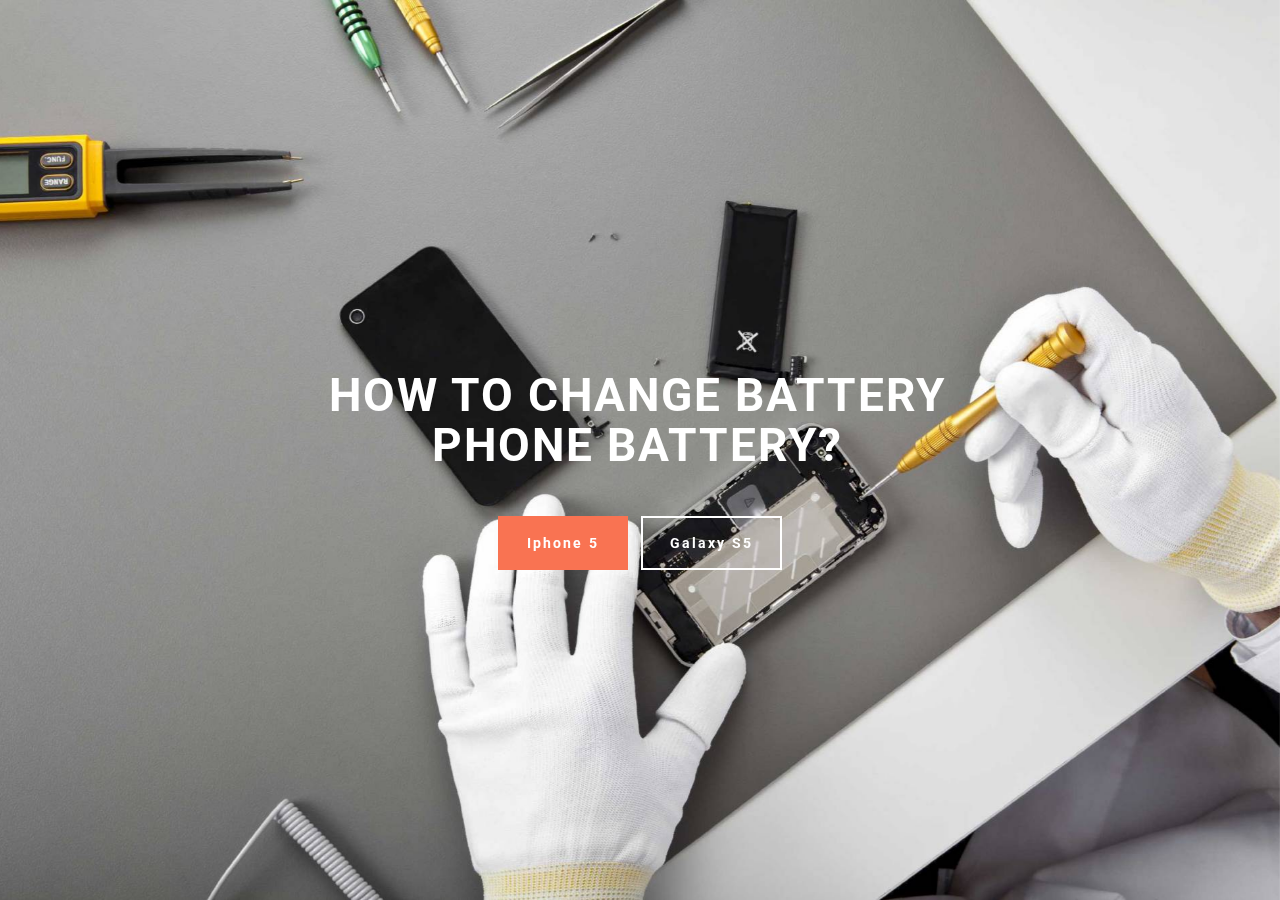
<file: index.html>
<!DOCTYPE html>
<html >
<head>
  <!-- Site made with Mobirise Website Builder v4.5.2, https://mobirise.com -->
  <meta charset="UTF-8">
  <meta http-equiv="X-UA-Compatible" content="IE=edge">
  <meta name="generator" content="Mobirise v4.5.2, mobirise.com">
  <meta name="viewport" content="width=device-width, initial-scale=1, minimum-scale=1">
  <link rel="shortcut icon" href="assets/images/logo.png" type="image/x-icon">
  <meta name="description" content="">
  <title>Home</title>
  <link rel="stylesheet" href="https://fonts.googleapis.com/css?family=Roboto:700,400&subset=cyrillic,latin,greek,vietnamese">
  <link rel="stylesheet" href="assets/bootstrap/css/bootstrap.min.css">
  <link rel="stylesheet" href="assets/animate.css/animate.min.css">
  <link rel="stylesheet" href="assets/mobirise/css/style.css">
  <link rel="stylesheet" href="assets/mobirise/css/mbr-additional.css" type="text/css">
  
  
  
</head>
<body>
<section class="mbr-box mbr-section mbr-section--relative mbr-section--fixed-size mbr-section--full-height mbr-section--bg-adapted mbr-parallax-background" id="header4-0" data-rv-view="142" style="background-image: url(assets/images/e3ba24e54a1a1c7085d9b3b54abc4676-2000x1332.jpg);">
    <div class="mbr-box__magnet mbr-box__magnet--sm-padding mbr-box__magnet--center-center">
        
        <div class="mbr-box__container mbr-section__container container">
            <div class="mbr-box mbr-box--stretched"><div class="mbr-box__magnet mbr-box__magnet--center-center">
                <div class="row"><div class=" col-sm-8 col-sm-offset-2">
                    <div class="mbr-hero animated fadeInUp">
                        <h1 class="mbr-hero__text">
<div><br></div><div>HOW TO CHANGE BATTERY PHONE BATTERY?</div></h1>
                        <p class="mbr-hero__subtext"></p>
                    </div>
                    <div class="mbr-buttons btn-inverse mbr-buttons--center"><a class="mbr-buttons__btn btn btn-lg btn-danger animated fadeInUp delay" href="page1.html">Iphone 5</a> <a class="mbr-buttons__btn btn btn-lg btn-default animated fadeInUp delay" href="page2.html">Galaxy S5</a></div>
                </div></div>
            </div></div>
        </div>
        
    </div>
</section>


  <section class="engine"><a href="https://mobirise.co/k">bootstrap template</a></section><script src="assets/web/assets/jquery/jquery.min.js"></script>
  <script src="assets/bootstrap/js/bootstrap.min.js"></script>
  <script src="assets/smooth-scroll/smooth-scroll.js"></script>
  <script src="assets/jarallax/jarallax.js"></script>
  <script src="assets/mobirise/js/script.js"></script>
  
  
</body>
</html>
</file>
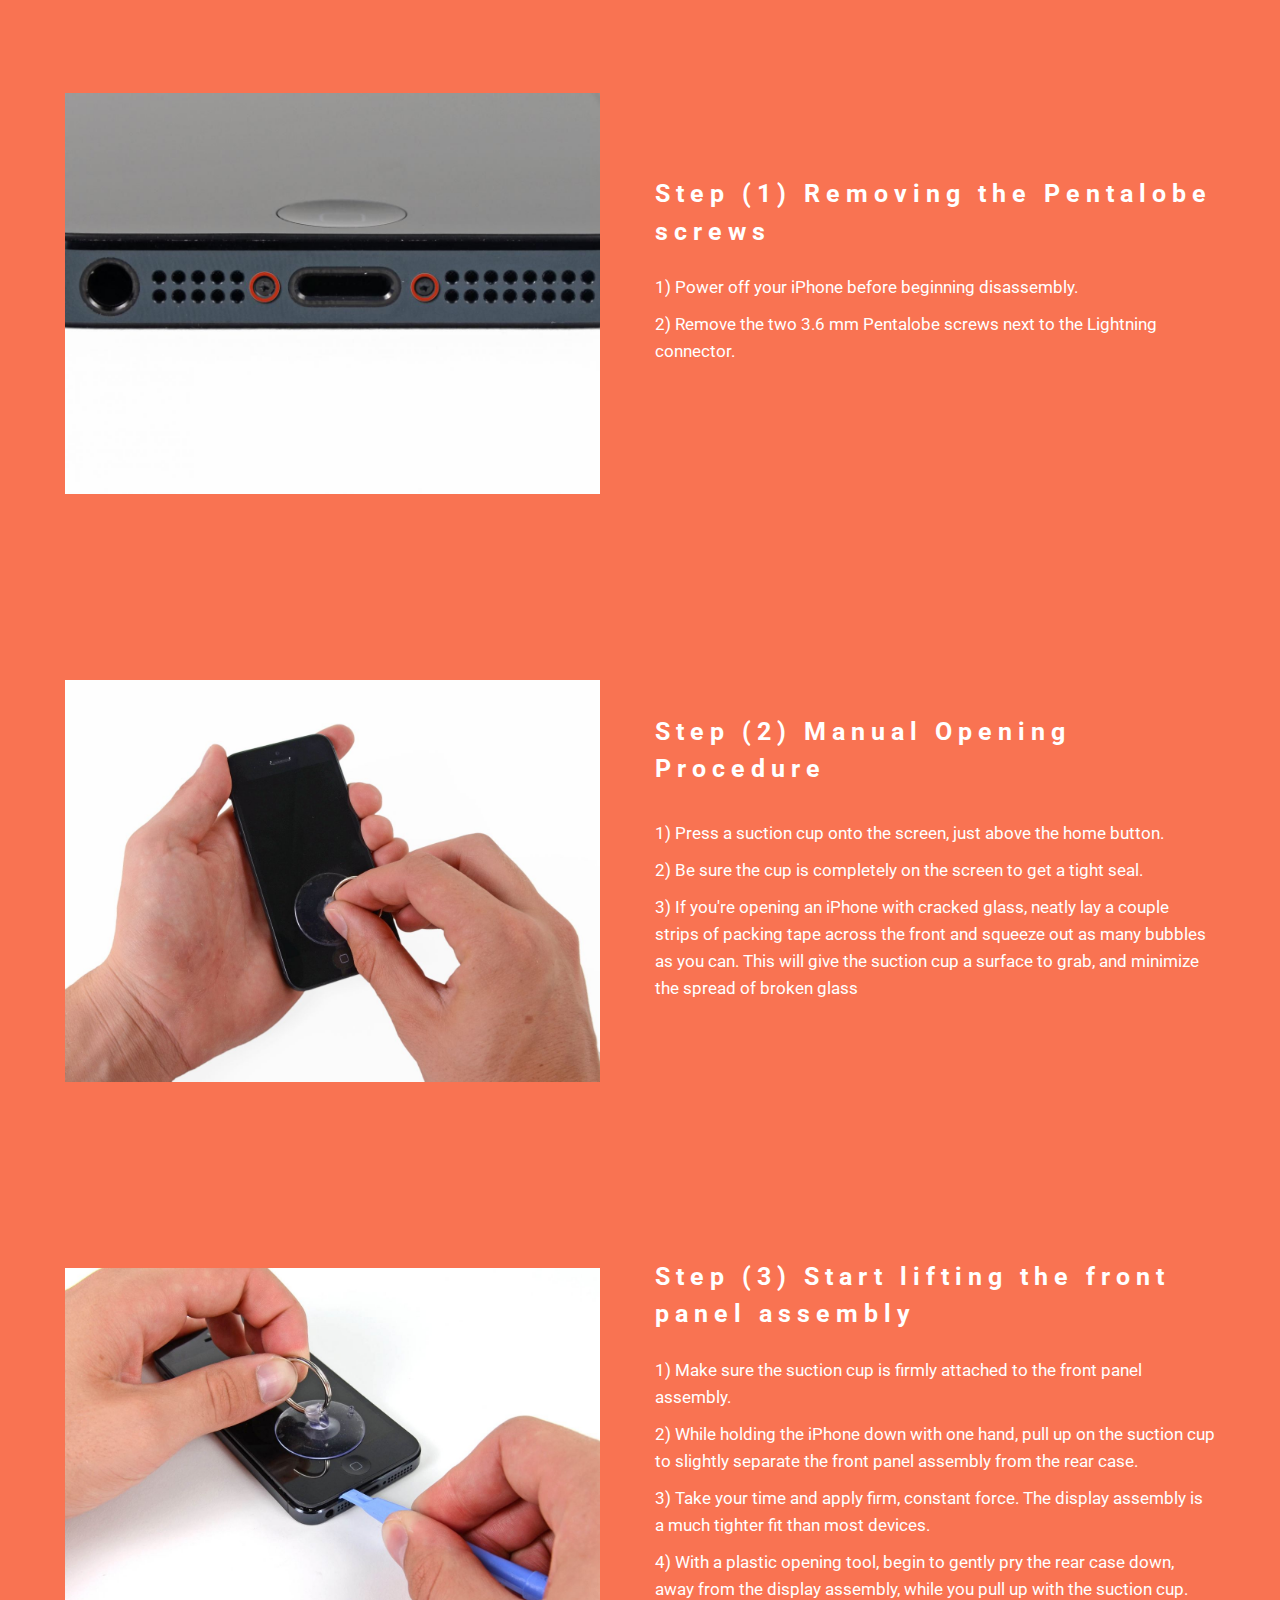
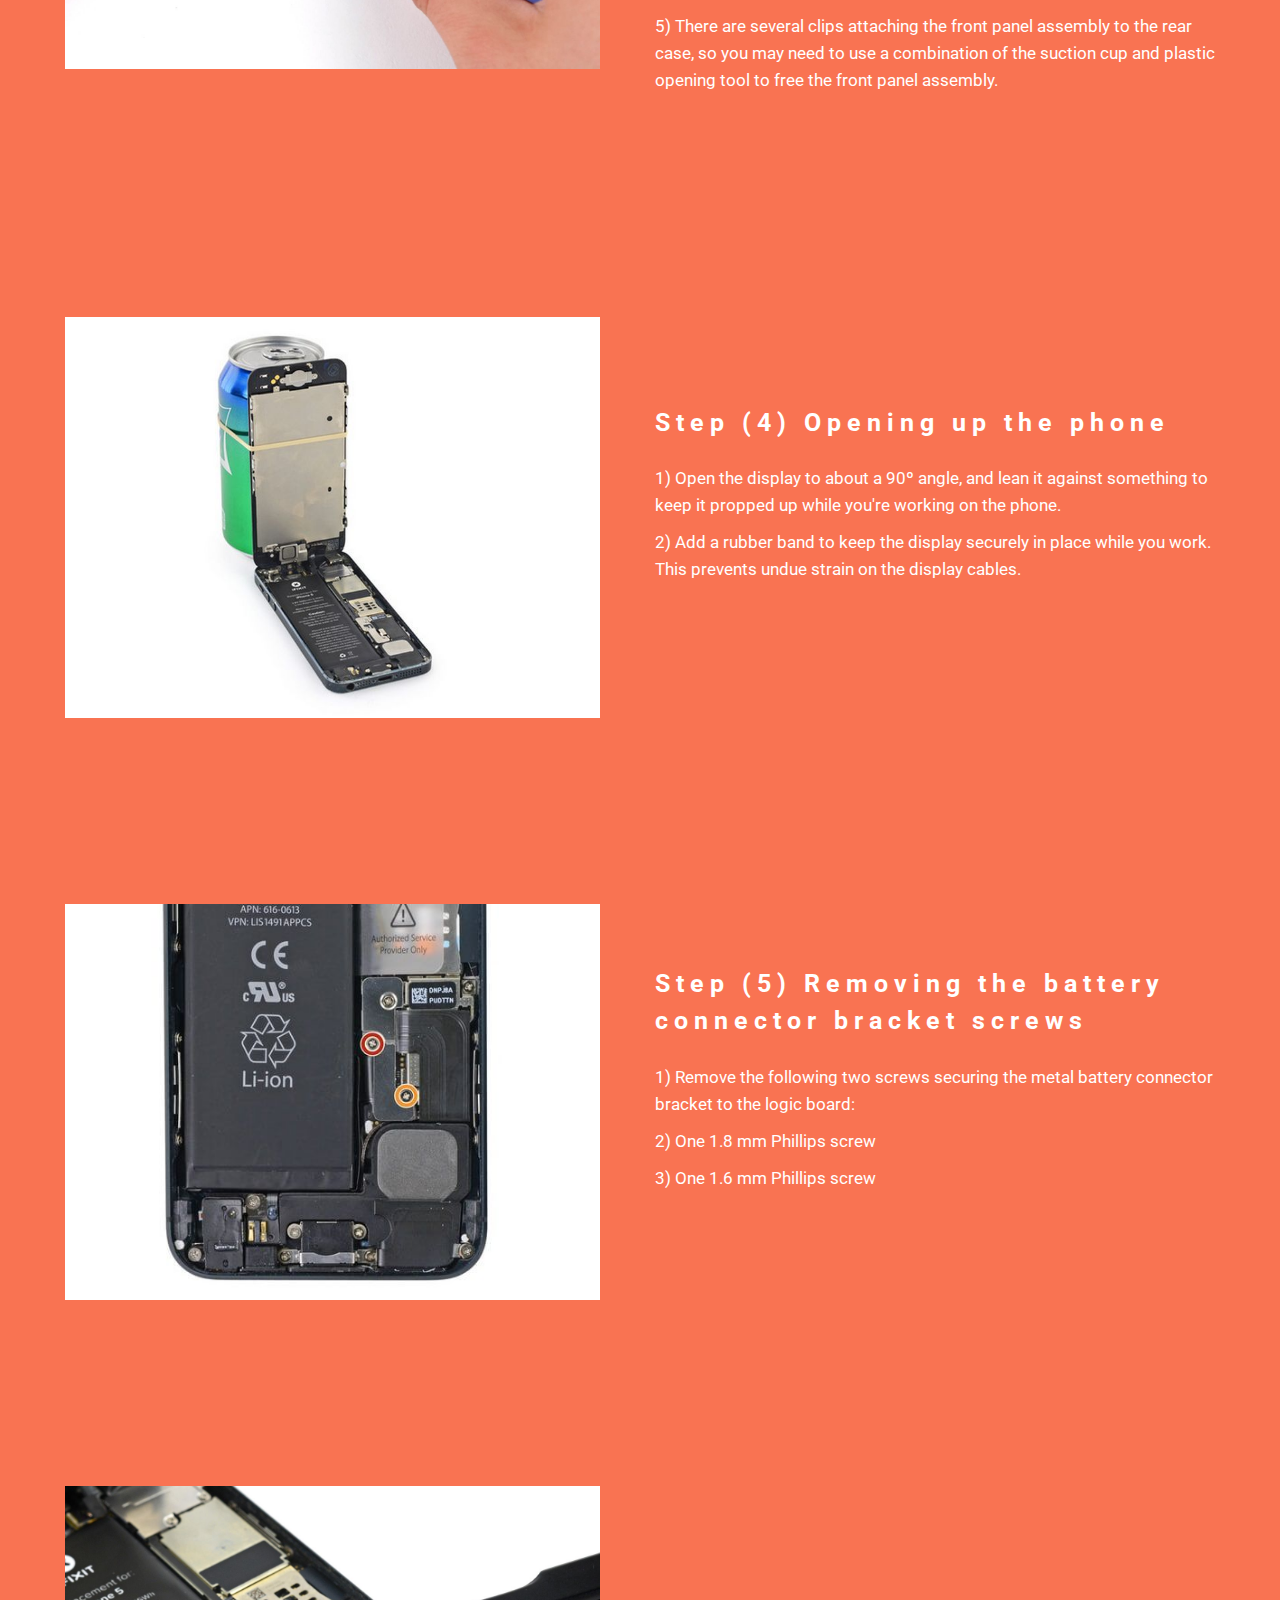
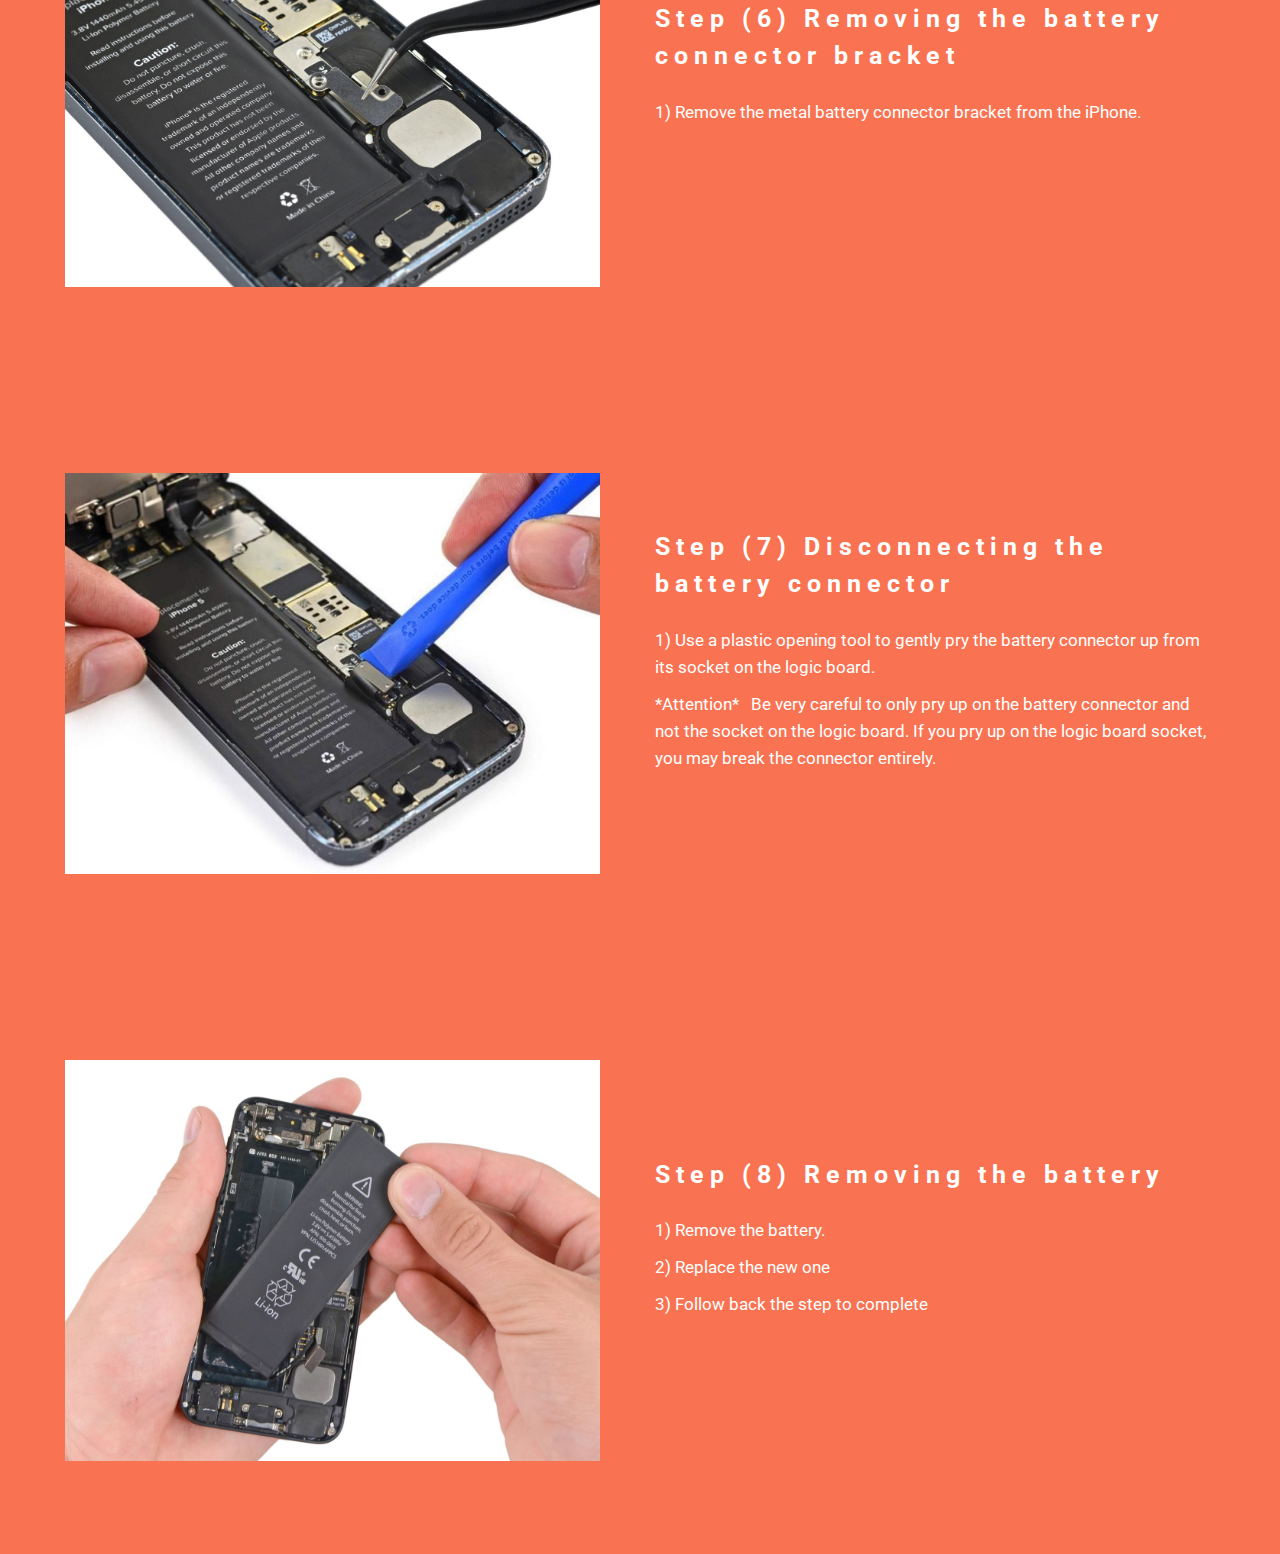
<file: page1.html>
<!DOCTYPE html>
<html >
<head>
  <!-- Site made with Mobirise Website Builder v4.5.2, https://mobirise.com -->
  <meta charset="UTF-8">
  <meta http-equiv="X-UA-Compatible" content="IE=edge">
  <meta name="generator" content="Mobirise v4.5.2, mobirise.com">
  <meta name="viewport" content="width=device-width, initial-scale=1, minimum-scale=1">
  <link rel="shortcut icon" href="assets/images/logo.png" type="image/x-icon">
  <meta name="description" content="Website Builder Description">
  <title>Iphone 5</title>
  <link rel="stylesheet" href="https://fonts.googleapis.com/css?family=Roboto:700,400&subset=cyrillic,latin,greek,vietnamese">
  <link rel="stylesheet" href="assets/bootstrap/css/bootstrap.min.css">
  <link rel="stylesheet" href="assets/mobirise/css/style.css">
  <link rel="stylesheet" href="assets/mobirise/css/mbr-additional.css" type="text/css">
  
  
  
</head>
<body>
<section class="mbr-section mbr-section--relative" id="msg-box4-5" data-rv-view="182" style="background-color: rgb(249, 115, 82);">
    
    <div class="mbr-section__container mbr-section__container--isolated container" style="padding-top: 93px; padding-bottom: 93px;">
        <div class="row">
            <div class="mbr-box mbr-box--fixed mbr-box--adapted">
                <div class="mbr-box__magnet mbr-box__magnet--top-right mbr-section__left col-sm-6 image-size" style="width: 50%;">
                    <figure class="mbr-figure mbr-figure--adapted mbr-figure--caption-inside-bottom mbr-figure--full-width"><img src="assets/images/image-67384-102554-1200x900.jpg" class="mbr-figure__img"></figure>
                </div>
                <div class="mbr-box__magnet mbr-class-mbr-box__magnet--center-left col-sm-6 content-size mbr-section__right">
                    <div class="mbr-section__container mbr-section__container--middle">
                        <div class="mbr-header mbr-header--auto-align mbr-header--wysiwyg">
                            <h3 class="mbr-header__text">Step (1) Removing the Pentalobe screws</h3>
                            
                        </div>
                    </div>
                    <div class="mbr-section__container mbr-section__container--middle">
                        <div class="mbr-article mbr-article--auto-align mbr-article--wysiwyg"><p>1) Power off your iPhone before beginning disassembly.
</p><p>2) Remove the two 3.6 mm Pentalobe screws next to the Lightning connector.<br></p></div>
                    </div>
                    
                </div>
                
            </div>
        </div>
    </div>
</section>

<section class="engine"><a href="https://mobirise.co/h">how to make a website</a></section><section class="mbr-section mbr-section--relative" id="msg-box4-6" data-rv-view="185" style="background-color: rgb(249, 115, 82);">
    
    <div class="mbr-section__container mbr-section__container--isolated container" style="padding-top: 93px; padding-bottom: 93px;">
        <div class="row">
            <div class="mbr-box mbr-box--fixed mbr-box--adapted">
                <div class="mbr-box__magnet mbr-box__magnet--top-right mbr-section__left col-sm-6 image-size" style="width: 50%;">
                    <figure class="mbr-figure mbr-figure--adapted mbr-figure--caption-inside-bottom mbr-figure--full-width"><img src="assets/images/51-1400x1050.jpg" class="mbr-figure__img"></figure>
                </div>
                <div class="mbr-box__magnet mbr-class-mbr-box__magnet--center-left col-sm-6 content-size mbr-section__right">
                    <div class="mbr-section__container mbr-section__container--middle">
                        <div class="mbr-header mbr-header--auto-align mbr-header--wysiwyg">
                            <h3 class="mbr-header__text">Step (2) Manual Opening Procedure</h3>
                            <p class="mbr-header__subtext"></p>
                        </div>
                    </div>
                    <div class="mbr-section__container mbr-section__container--middle">
                        <div class="mbr-article mbr-article--auto-align mbr-article--wysiwyg"><p>1) Press a suction cup onto the screen, just above the home button.
</p><p>
</p><p>2) Be sure the cup is completely on the screen to get a tight seal.
</p><p>
</p><p>3) If you're opening an iPhone with cracked glass, neatly lay a couple strips of packing tape across the front and squeeze out as many bubbles as you can. This will give the suction cup a surface to grab, and minimize the spread of broken glass</p></div>
                    </div>
                    
                </div>
                
            </div>
        </div>
    </div>
</section>

<section class="mbr-section mbr-section--relative" id="msg-box4-7" data-rv-view="188" style="background-color: rgb(249, 115, 82);">
    
    <div class="mbr-section__container mbr-section__container--isolated container" style="padding-top: 93px; padding-bottom: 93px;">
        <div class="row">
            <div class="mbr-box mbr-box--fixed mbr-box--adapted">
                <div class="mbr-box__magnet mbr-box__magnet--top-right mbr-section__left col-sm-6 image-size" style="width: 50%;">
                    <figure class="mbr-figure mbr-figure--adapted mbr-figure--caption-inside-bottom mbr-figure--full-width"><img src="assets/images/iphone-5-display-assembly-replacement-3-1400x1050.jpg" class="mbr-figure__img"></figure>
                </div>
                <div class="mbr-box__magnet mbr-class-mbr-box__magnet--center-left col-sm-6 content-size mbr-section__right">
                    <div class="mbr-section__container mbr-section__container--middle">
                        <div class="mbr-header mbr-header--auto-align mbr-header--wysiwyg">
                            <h3 class="mbr-header__text">Step (3) Start lifting the front panel assembly</h3>
                            
                        </div>
                    </div>
                    <div class="mbr-section__container mbr-section__container--middle">
                        <div class="mbr-article mbr-article--auto-align mbr-article--wysiwyg"><p>1) Make sure the suction cup is firmly attached to the front panel assembly.
</p><p>
</p><p>2) While holding the iPhone down with one hand, pull up on the suction cup to slightly separate the front panel assembly from the rear case.
</p><p>
</p><p>3) Take your time and apply firm, constant force. The display assembly is a much tighter fit than most devices.
</p><p>
</p><p>4) With a plastic opening tool, begin to gently pry the rear case down, away from the display assembly, while you pull up with the suction cup.
</p><p>
</p><p>5) There are several clips attaching the front panel assembly to the rear case, so you may need to use a combination of the suction cup and plastic opening tool to free the front panel assembly.</p></div>
                    </div>
                    
                </div>
                
            </div>
        </div>
    </div>
</section>

<section class="mbr-section mbr-section--relative" id="msg-box4-8" data-rv-view="191" style="background-color: rgb(249, 115, 82);">
    
    <div class="mbr-section__container mbr-section__container--isolated container" style="padding-top: 93px; padding-bottom: 93px;">
        <div class="row">
            <div class="mbr-box mbr-box--fixed mbr-box--adapted">
                <div class="mbr-box__magnet mbr-box__magnet--top-right mbr-section__left col-sm-6 image-size" style="width: 50%;">
                    <figure class="mbr-figure mbr-figure--adapted mbr-figure--caption-inside-bottom mbr-figure--full-width"><img src="assets/images/panel-5-2-800x600.jpg" class="mbr-figure__img"></figure>
                </div>
                <div class="mbr-box__magnet mbr-class-mbr-box__magnet--center-left col-sm-6 content-size mbr-section__right">
                    <div class="mbr-section__container mbr-section__container--middle">
                        <div class="mbr-header mbr-header--auto-align mbr-header--wysiwyg">
                            <h3 class="mbr-header__text">Step (4) Opening up the phone</h3>
                            
                        </div>
                    </div>
                    <div class="mbr-section__container mbr-section__container--middle">
                        <div class="mbr-article mbr-article--auto-align mbr-article--wysiwyg"><p>1) Open the display to about a 90º angle, and lean it against something to keep it propped up while you're working on the phone.</p><p>2) Add a rubber band to keep the display securely in place while you work. This prevents undue strain on the display cables.</p></div>
                    </div>
                    
                </div>
                
            </div>
        </div>
    </div>
</section>

<section class="mbr-section mbr-section--relative" id="msg-box4-9" data-rv-view="194" style="background-color: rgb(249, 115, 82);">
    
    <div class="mbr-section__container mbr-section__container--isolated container" style="padding-top: 93px; padding-bottom: 93px;">
        <div class="row">
            <div class="mbr-box mbr-box--fixed mbr-box--adapted">
                <div class="mbr-box__magnet mbr-box__magnet--top-right mbr-section__left col-sm-6 image-size" style="width: 50%;">
                    <figure class="mbr-figure mbr-figure--adapted mbr-figure--caption-inside-bottom mbr-figure--full-width"><img src="assets/images/manual-2-592x438.jpg" class="mbr-figure__img"></figure>
                </div>
                <div class="mbr-box__magnet mbr-class-mbr-box__magnet--center-left col-sm-6 content-size mbr-section__right">
                    <div class="mbr-section__container mbr-section__container--middle">
                        <div class="mbr-header mbr-header--auto-align mbr-header--wysiwyg">
                            <h3 class="mbr-header__text">Step (5) Removing the battery connector bracket screws</h3>
                            
                        </div>
                    </div>
                    <div class="mbr-section__container mbr-section__container--middle">
                        <div class="mbr-article mbr-article--auto-align mbr-article--wysiwyg"><p>1) Remove the following two screws securing the metal battery connector bracket to the logic board:
</p><p>
</p><p>2) One 1.8 mm Phillips screw
</p><p>
</p><p>3) One 1.6 mm Phillips screw</p></div>
                    </div>
                    
                </div>
                
            </div>
        </div>
    </div>
</section>

<section class="mbr-section mbr-section--relative" id="msg-box4-a" data-rv-view="197" style="background-color: rgb(249, 115, 82);">
    
    <div class="mbr-section__container mbr-section__container--isolated container" style="padding-top: 93px; padding-bottom: 93px;">
        <div class="row">
            <div class="mbr-box mbr-box--fixed mbr-box--adapted">
                <div class="mbr-box__magnet mbr-box__magnet--top-right mbr-section__left col-sm-6 image-size" style="width: 50%;">
                    <figure class="mbr-figure mbr-figure--adapted mbr-figure--caption-inside-bottom mbr-figure--full-width"><img src="assets/images/iphone-5-korpus-3-1400x1050.jpg" class="mbr-figure__img"></figure>
                </div>
                <div class="mbr-box__magnet mbr-class-mbr-box__magnet--center-left col-sm-6 content-size mbr-section__right">
                    <div class="mbr-section__container mbr-section__container--middle">
                        <div class="mbr-header mbr-header--auto-align mbr-header--wysiwyg">
                            <h3 class="mbr-header__text">Step (6) Removing the battery connector bracket</h3>
                            
                        </div>
                    </div>
                    <div class="mbr-section__container mbr-section__container--middle">
                        <div class="mbr-article mbr-article--auto-align mbr-article--wysiwyg"><p>1) Remove the metal battery connector bracket from the iPhone.</p></div>
                    </div>
                    
                </div>
                
            </div>
        </div>
    </div>
</section>

<section class="mbr-section mbr-section--relative" id="msg-box4-b" data-rv-view="200" style="background-color: rgb(249, 115, 82);">
    
    <div class="mbr-section__container mbr-section__container--isolated container" style="padding-top: 93px; padding-bottom: 93px;">
        <div class="row">
            <div class="mbr-box mbr-box--fixed mbr-box--adapted">
                <div class="mbr-box__magnet mbr-box__magnet--top-right mbr-section__left col-sm-6 image-size" style="width: 50%;">
                    <figure class="mbr-figure mbr-figure--adapted mbr-figure--caption-inside-bottom mbr-figure--full-width"><img src="assets/images/12-1024x768.jpg" class="mbr-figure__img"></figure>
                </div>
                <div class="mbr-box__magnet mbr-class-mbr-box__magnet--center-left col-sm-6 content-size mbr-section__right">
                    <div class="mbr-section__container mbr-section__container--middle">
                        <div class="mbr-header mbr-header--auto-align mbr-header--wysiwyg">
                            <h3 class="mbr-header__text">Step (7) Disconnecting the battery connector</h3>
                            
                        </div>
                    </div>
                    <div class="mbr-section__container mbr-section__container--middle">
                        <div class="mbr-article mbr-article--auto-align mbr-article--wysiwyg"><p>1) Use a plastic opening tool to gently pry the battery connector up from its socket on the logic board.
</p><p>
</p><p>*Attention* &nbsp; Be very careful to only pry up on the battery connector and not the socket on the logic board. If you pry up on the logic board socket, you may break the connector entirely.</p></div>
                    </div>
                    
                </div>
                
            </div>
        </div>
    </div>
</section>

<section class="mbr-section mbr-section--relative" id="msg-box4-c" data-rv-view="203" style="background-color: rgb(249, 115, 82);">
    
    <div class="mbr-section__container mbr-section__container--isolated container" style="padding-top: 93px; padding-bottom: 93px;">
        <div class="row">
            <div class="mbr-box mbr-box--fixed mbr-box--adapted">
                <div class="mbr-box__magnet mbr-box__magnet--top-right mbr-section__left col-sm-6 image-size" style="width: 50%;">
                    <figure class="mbr-figure mbr-figure--adapted mbr-figure--caption-inside-bottom mbr-figure--full-width"><img src="assets/images/maxresdefault-1400x1049.jpg" class="mbr-figure__img"></figure>
                </div>
                <div class="mbr-box__magnet mbr-class-mbr-box__magnet--center-left col-sm-6 content-size mbr-section__right">
                    <div class="mbr-section__container mbr-section__container--middle">
                        <div class="mbr-header mbr-header--auto-align mbr-header--wysiwyg">
                            <h3 class="mbr-header__text">Step (8) Removing the battery</h3>
                            
                        </div>
                    </div>
                    <div class="mbr-section__container mbr-section__container--middle">
                        <div class="mbr-article mbr-article--auto-align mbr-article--wysiwyg"><p>1) Remove the battery.</p><p>2) Replace the new one</p><p>3) Follow back the step to complete</p></div>
                    </div>
                    
                </div>
                
            </div>
        </div>
    </div>
</section>


  <script src="assets/web/assets/jquery/jquery.min.js"></script>
  <script src="assets/bootstrap/js/bootstrap.min.js"></script>
  <script src="assets/smooth-scroll/smooth-scroll.js"></script>
  <script src="assets/mobirise/js/script.js"></script>
  
  
</body>
</html>
</file>
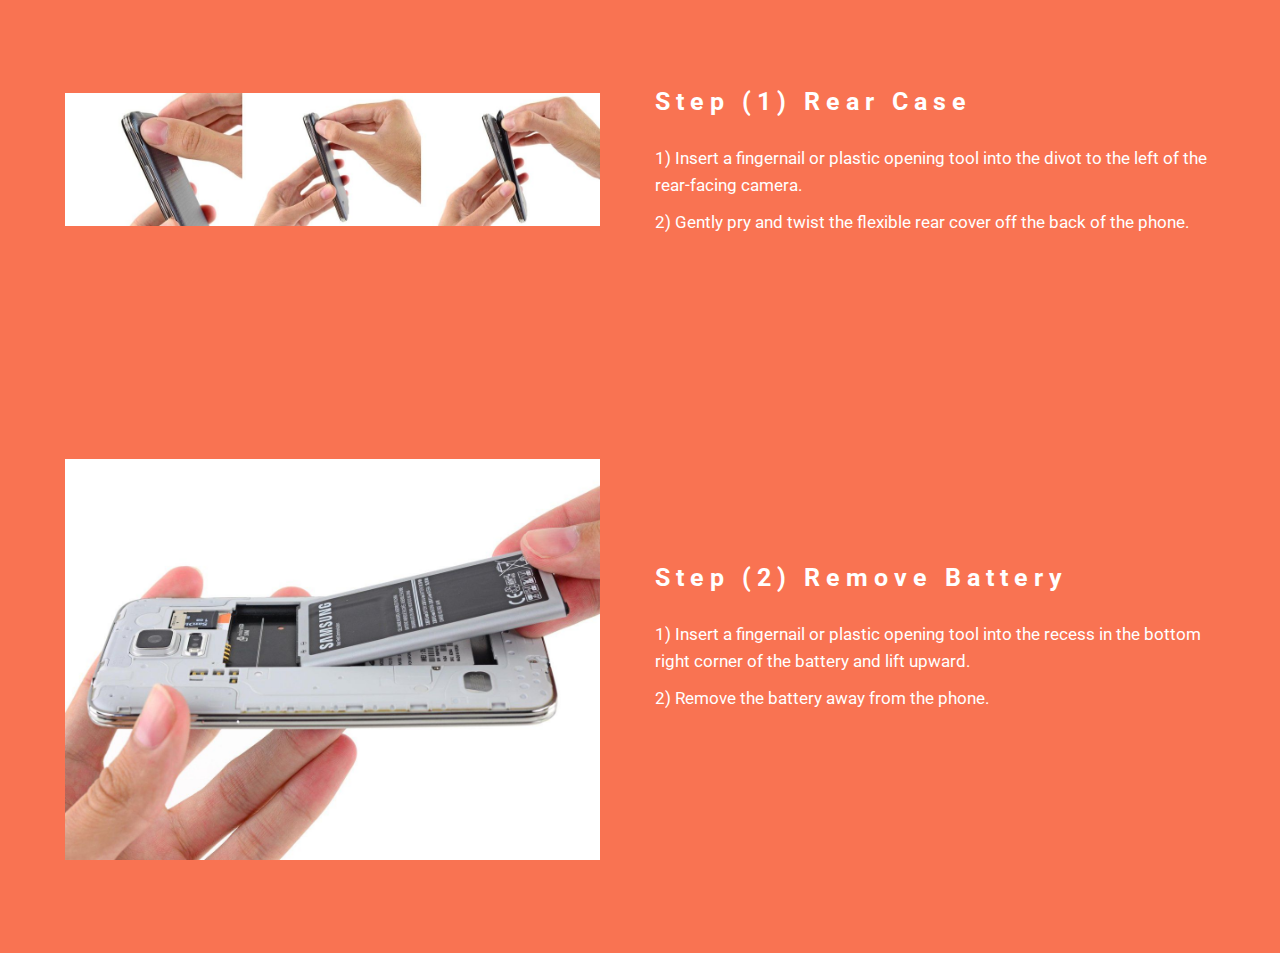
<file: page2.html>
<!DOCTYPE html>
<html >
<head>
  <!-- Site made with Mobirise Website Builder v4.5.2, https://mobirise.com -->
  <meta charset="UTF-8">
  <meta http-equiv="X-UA-Compatible" content="IE=edge">
  <meta name="generator" content="Mobirise v4.5.2, mobirise.com">
  <meta name="viewport" content="width=device-width, initial-scale=1, minimum-scale=1">
  <link rel="shortcut icon" href="assets/images/logo.png" type="image/x-icon">
  <meta name="description" content="Web Page Generator Description">
  <title>Galaxy S5</title>
  <link rel="stylesheet" href="https://fonts.googleapis.com/css?family=Roboto:700,400&subset=cyrillic,latin,greek,vietnamese">
  <link rel="stylesheet" href="assets/bootstrap/css/bootstrap.min.css">
  <link rel="stylesheet" href="assets/mobirise/css/style.css">
  <link rel="stylesheet" href="assets/mobirise/css/mbr-additional.css" type="text/css">
  
  
  
</head>
<body>
<section class="mbr-section mbr-section--relative" id="msg-box4-d" data-rv-view="206" style="background-color: rgb(249, 115, 82);">
    
    <div class="mbr-section__container mbr-section__container--isolated container" style="padding-top: 93px; padding-bottom: 93px;">
        <div class="row">
            <div class="mbr-box mbr-box--fixed mbr-box--adapted">
                <div class="mbr-box__magnet mbr-box__magnet--top-right mbr-section__left col-sm-6 image-size" style="width: 50%;">
                    <figure class="mbr-figure mbr-figure--adapted mbr-figure--caption-inside-bottom mbr-figure--full-width"><img src="assets/images/sim-11-1280x318.jpg" class="mbr-figure__img"></figure>
                </div>
                <div class="mbr-box__magnet mbr-class-mbr-box__magnet--center-left col-sm-6 content-size mbr-section__right">
                    <div class="mbr-section__container mbr-section__container--middle">
                        <div class="mbr-header mbr-header--auto-align mbr-header--wysiwyg">
                            <h3 class="mbr-header__text">Step (1) Rear Case</h3>
                            
                        </div>
                    </div>
                    <div class="mbr-section__container mbr-section__container--middle">
                        <div class="mbr-article mbr-article--auto-align mbr-article--wysiwyg"><p>1) Insert a fingernail or plastic opening tool into the divot to the left of the rear-facing camera.
</p><p>
</p><p>2) Gently pry and twist the flexible rear cover off the back of the phone.</p></div>
                    </div>
                    
                </div>
                
            </div>
        </div>
    </div>
</section>

<section class="engine"><a href="https://mobirise.co/p">bootstrap navbar</a></section><section class="mbr-section mbr-section--relative" id="msg-box4-e" data-rv-view="209" style="background-color: rgb(249, 115, 82);">
    
    <div class="mbr-section__container mbr-section__container--isolated container" style="padding-top: 93px; padding-bottom: 93px;">
        <div class="row">
            <div class="mbr-box mbr-box--fixed mbr-box--adapted">
                <div class="mbr-box__magnet mbr-box__magnet--top-right mbr-section__left col-sm-6 image-size" style="width: 50%;">
                    <figure class="mbr-figure mbr-figure--adapted mbr-figure--caption-inside-bottom mbr-figure--full-width"><img src="assets/images/b2vr5-iiiaeyav8-1200x900.jpg" class="mbr-figure__img"></figure>
                </div>
                <div class="mbr-box__magnet mbr-class-mbr-box__magnet--center-left col-sm-6 content-size mbr-section__right">
                    <div class="mbr-section__container mbr-section__container--middle">
                        <div class="mbr-header mbr-header--auto-align mbr-header--wysiwyg">
                            <h3 class="mbr-header__text">Step (2) Remove Battery</h3>
                            
                        </div>
                    </div>
                    <div class="mbr-section__container mbr-section__container--middle">
                        <div class="mbr-article mbr-article--auto-align mbr-article--wysiwyg"><p>1) Insert a fingernail or plastic opening tool into the recess in the bottom right corner of the battery and lift upward.
</p><p>
</p><p>2) Remove the battery away from the phone.</p></div>
                    </div>
                    
                </div>
                
            </div>
        </div>
    </div>
</section>


  <script src="assets/web/assets/jquery/jquery.min.js"></script>
  <script src="assets/bootstrap/js/bootstrap.min.js"></script>
  <script src="assets/smooth-scroll/smooth-scroll.js"></script>
  <script src="assets/mobirise/js/script.js"></script>
  
  
</body>
</html>
</file>
<file: assets/mobirise/css/mbr-additional.css>
#msg-box4-5 .mbr-header__text {
  color: #ffffff;
}
#msg-box4-5 .mbr-header__subtext {
  color: #ffffff;
}
#msg-box4-5 .mbr-article {
  color: #ffffff;
}
#msg-box4-6 .mbr-header__text {
  color: #ffffff;
}
#msg-box4-6 .mbr-header__subtext {
  color: #ffffff;
}
#msg-box4-6 .mbr-article {
  color: #ffffff;
}
#msg-box4-7 .mbr-header__text {
  color: #ffffff;
}
#msg-box4-7 .mbr-header__subtext {
  color: #ffffff;
}
#msg-box4-7 .mbr-article {
  color: #ffffff;
}
#msg-box4-8 .mbr-header__text {
  color: #ffffff;
}
#msg-box4-8 .mbr-header__subtext {
  color: #ffffff;
}
#msg-box4-8 .mbr-article {
  color: #ffffff;
}
#msg-box4-9 .mbr-header__text {
  color: #ffffff;
}
#msg-box4-9 .mbr-header__subtext {
  color: #ffffff;
}
#msg-box4-9 .mbr-article {
  color: #ffffff;
}
#msg-box4-a .mbr-header__text {
  color: #ffffff;
}
#msg-box4-a .mbr-header__subtext {
  color: #ffffff;
}
#msg-box4-a .mbr-article {
  color: #ffffff;
}
#msg-box4-b .mbr-header__text {
  color: #ffffff;
}
#msg-box4-b .mbr-header__subtext {
  color: #ffffff;
}
#msg-box4-b .mbr-article {
  color: #ffffff;
}
#msg-box4-c .mbr-header__text {
  color: #ffffff;
}
#msg-box4-c .mbr-header__subtext {
  color: #ffffff;
}
#msg-box4-c .mbr-article {
  color: #ffffff;
}
#msg-box4-d .mbr-header__text {
  color: #ffffff;
}
#msg-box4-d .mbr-header__subtext {
  color: #ffffff;
}
#msg-box4-d .mbr-article {
  color: #ffffff;
}
#msg-box4-e .mbr-header__text {
  color: #ffffff;
}
#msg-box4-e .mbr-header__subtext {
  color: #ffffff;
}
#msg-box4-e .mbr-article {
  color: #ffffff;
}
</file>
<file: assets/mobirise/css/style.css>
.is-builder .animated {
  -webkit-animation-name: none !important;
  animation-name: none !important;
}
html {
  position: relative;
  min-height: 100%;
}
.mbr-embedded-video {
  position: relative;
}
.mbr-background-video,
.mbr-background-video-preview {
  bottom: 0;
  left: 0;
  overflow: hidden;
  position: absolute;
  right: 0;
  top: 0;
}
.mbr-parallax-background,
.mbr-background {
  background-attachment: fixed !important;
  background-position: 50% 0;
  background-repeat: no-repeat;
  background-size: cover !important;
}
.mbr-hidden-scrollbar .mbr-parallax-background {
  background-size: auto 130%;
}
.mobile .mbr-parallax-background {
  background-attachment: scroll !important;
}
.mbr-background {
  background-attachment: scroll !important;
}
.mbr-navbar {
  position: relative;
  width: 100%;
}
.mbr-navbar:before {
  content: "";
  display: block;
}
.mbr-navbar__brand-link:after,
.mbr-navbar__brand-img {
  max-height: 74px;
  height: 100%;
}
.mbr-navbar:before,
.mbr-navbar__container {
  height: 98px;
}
.mbr-navbar--ss .mbr-navbar__brand-link:after,
.mbr-navbar--ss .mbr-navbar__brand-img {
  height: 74px;
}
.mbr-navbar--ss:before,
.mbr-navbar--ss .mbr-navbar__container {
  height: 98px;
}
.mbr-navbar--xs .mbr-navbar__brand-link:after,
.mbr-navbar--xs .mbr-navbar__brand-img {
  height: 32px;
}
.mbr-navbar--xs:before,
.mbr-navbar--xs .mbr-navbar__container {
  height: 56px;
}
.mbr-navbar--s .mbr-navbar__brand-link:after,
.mbr-navbar--s .mbr-navbar__brand-img {
  height: 48px;
}
.mbr-navbar--s:before,
.mbr-navbar--s .mbr-navbar__container {
  height: 72px;
}
.mbr-navbar--m .mbr-navbar__brand-link:after,
.mbr-navbar--m .mbr-navbar__brand-img {
  height: 64px;
}
.mbr-navbar--m:before,
.mbr-navbar--m .mbr-navbar__container {
  height: 88px;
}
.mbr-navbar--l .mbr-navbar__brand-link:after,
.mbr-navbar--l .mbr-navbar__brand-img {
  height: 96px;
}
.mbr-navbar--l:before,
.mbr-navbar--l .mbr-navbar__container {
  height: 120px;
}
.mbr-navbar--xl .mbr-navbar__brand-link:after,
.mbr-navbar--xl .mbr-navbar__brand-img {
  height: 128px;
}
.mbr-navbar--xl:before,
.mbr-navbar--xl .mbr-navbar__container {
  height: 152px;
}
.mbr-navbar--short .mbr-navbar__brand-link:after,
.mbr-navbar--short .mbr-navbar__brand-img {
  height: 40px;
}
.mbr-navbar--short .mbr-brand__logo .mbr-iconfont{
  font-size: 40px;
}
.mbr-navbar--short:before,
.mbr-navbar--short .mbr-navbar__container {
  height: 64px;
}
.mbr-navbar--short .mbr-navbar__container {
  padding: 12px 0;
}
@media (max-width: 767px) {
  .mbr-navbar--short .mbr-navbar__brand-link:after,
  .mbr-navbar--short .mbr-navbar__brand-img {
    height: 31px;
  }
  .mbr-navbar--short:before,
  .mbr-navbar--short .mbr-navbar__container {
    height: 45px;
  }
  .mbr-navbar--short .mbr-navbar__container {
    padding: 7px 0;
  }
}
.mbr-navbar__brand-img {
  position: relative;
}
.mbr-navbar__brand-img,
.mbr-navbar__container,
.mbr-navbar__section {
  -webkit-transition: all 300ms ease-in-out 0s;
  -o-transition: all 300ms ease-in-out 0s;
  transition: all 300ms ease-in-out 0s;
}
.mbr-navbar__section {
  background: #2c2c2c;
  height: auto;
  position: absolute;
  top: 0;
  width: 100%;
  z-index: 1000;
}
.mbr-navbar__container {
  display: table;
  padding: 12px 0;
  width: 100%;
}
.mbr-navbar__menu-box {
  display: table;
  width: 100%;
}
.mbr-navbar__menu-box--inline-left,
.mbr-navbar__menu-box--inline-center,
.mbr-navbar__menu-box--inline-right {
  display: block;
  text-align: left;
}
.mbr-navbar__menu-box--inline-center {
  text-align: center;
}
.mbr-navbar__menu-box--inline-right {
  text-align: right;
}
.mbr-navbar__column {
  display: table-cell;
  vertical-align: middle;
}
.mbr-navbar__column--xxs {
  width: 1%;
}
.mbr-navbar__column--xs {
  width: 10%;
}
.mbr-navbar__column--s {
  width: 20%;
}
.mbr-navbar__column--m {
  width: 30%;
}
.mbr-navbar__column--l {
  width: 40%;
}
.mbr-navbar__column--xl {
  width: 50%;
}
.mbr-navbar__menu-box--inline-left .mbr-navbar__column,
.mbr-navbar__menu-box--inline-center .mbr-navbar__column,
.mbr-navbar__menu-box--inline-right .mbr-navbar__column {
  display: inline-block;
}
.mbr-navbar__items {
  float: left;
  padding-left: 0px;
  position: relative;
  left: -20px;
}
.mbr-navbar__items--right {
  float: right;
  left: 0;
}
.float-left {
  float: left;
}
.mbr-navbar__item {
  display: block;
  float: left;
  position: relative;
}
.mbr-navbar__hamburger {
  display: none;
  margin-top: -11px;
  position: absolute;
  right: 0;
  top: 50%;
  z-index: 10000;
}
.mbr-navbar--collapsed .mbr-navbar__container {
  position: relative;
}
.mbr-navbar--collapsed .mbr-navbar__column {
  display: block;
  width: 100%;
}
.mbr-navbar--collapsed .mbr-navbar__items--right {
  padding-top: 13px;
}
.mbr-navbar--collapsed .mbr-navbar__menu {
  background: rgba(0, 0, 0, 0.9);
  display: none;
  height: 100%;
  left: 0;
  position: fixed;
  top: 0;
  width: 100%;
  z-index: 9999;
}
.mbr-navbar--collapsed .mbr-navbar__menu-box {
  display: table-cell;
  vertical-align: middle;
}
.mbr-navbar--collapsed .mbr-navbar__items {
  float: none;
}
.mbr-navbar--collapsed .mbr-navbar__item {
  float: none;
}
.mbr-navbar--collapsed .mbr-navbar__hamburger {
  display: block;
}
.mbr-navbar--collapsed.mbr-navbar--open .mbr-navbar__menu {
  display: table;
}
.mbr-navbar--collapsed.mbr-navbar--open:not(.mbr-navbar--sticky) .mbr-navbar__section {
  background: none;
  position: fixed;
}
.mbr-navbar--collapsed.mbr-navbar--open .mbr-navbar__brand {
  visibility: hidden;
}
.mbr-navbar--collapsed.mbr-navbar--sticky.mbr-navbar--open .mbr-navbar__brand {
  visibility: visible;
}
.mbr-navbar--collapsed.mbr-navbar--open .mbr-navbar__brand-img,
.mbr-navbar--collapsed.mbr-navbar--open .mbr-navbar__container {
  -webkit-transition: none;
  -o-transition: none;
  transition: none;
}
.mbr-navbar--freeze.mbr-navbar--collapsed.mbr-navbar--open .mbr-navbar__hamburger,
.mbr-navbar--freeze.mbr-navbar--collapsed.mbr-navbar--open .mbr-navbar__hamburger:hover {
  color: #fff !important;
}
.mbr-navbar--sticky .mbr-navbar__section {
  position: fixed;
}
.mbr-navbar--absolute {
  position: absolute;
}
/* fix for popup menu conflict */
@media (max-width: 480px) {
  .mbr-navbar--absolute.mbr-navbar[id^=menu-] {
    position: absolute;
  }
}
.mbr-navbar--transparent .mbr-navbar__section {
  background: none;
}
.mbr-navbar--stuck .mbr-navbar__section,
.mbr-navbar--relative .mbr-navbar__section {
  background: #2c2c2c;
}
@media (max-width: 991px) {
  .mbr-navbar--auto-collapse .mbr-navbar__container {
    position: relative;
  }
  .mbr-navbar--auto-collapse .mbr-navbar__column {
    display: block;
    width: 100%;
  }
  .mbr-navbar__column {
    max-height: 100vh;
    overflow-x: hidden;
    overflow-y:auto;
  }
  .mbr-navbar__column::-webkit-scrollbar {
    display:none;
  }
  .mbr-navbar--auto-collapse .mbr-navbar__items--right {
    padding-top: 13px;
  }
  .mbr-navbar--auto-collapse .mbr-navbar__menu {
    background: rgba(0, 0, 0, 0.9);
    display: none;
    height: 100%;
    left: 0;
    position: fixed;
    top: 0;
    width: 100%;
    z-index: 9999;
  }
  .mbr-navbar--auto-collapse .mbr-navbar__menu-box {
    display: table-cell;
    vertical-align: middle;
  }
  .mbr-navbar--auto-collapse .mbr-navbar__items {
    float: none;
  }
  .mbr-navbar--auto-collapse .mbr-navbar__item {
    float: none;
  }
  .mbr-navbar--auto-collapse .mbr-navbar__hamburger {
    display: block;
  }
  .mbr-navbar--auto-collapse.mbr-navbar--open .mbr-navbar__menu {
    display: table;
  }
  .mbr-navbar--auto-collapse.mbr-navbar--open:not(.mbr-navbar--sticky) .mbr-navbar__section {
    background: none;
    position: fixed;
  }
  .mbr-navbar--auto-collapse.mbr-navbar--open .mbr-navbar__brand {
    visibility: hidden;
  }
  .mbr-navbar--auto-collapse.mbr-navbar--sticky.mbr-navbar--open .mbr-navbar__brand {
    visibility: visible;
  }
  .mbr-navbar--auto-collapse.mbr-navbar--open .mbr-navbar__brand-img,
  .mbr-navbar--auto-collapse.mbr-navbar--open .mbr-navbar__container {
    -webkit-transition: none;
    -o-transition: none;
    transition: none;
  }
}
.mbr-after-navbar:before {
  content: "";
  display: block;
  height: 98px;
}
.mbr-hamburger {
  cursor: pointer;
  height: 23px;
  width: 30px;
}
.mbr-hamburger:focus {
  outline: none;
}
.mbr-hamburger__line,
.mbr-hamburger__line:before,
.mbr-hamburger__line:after {
  content: "";
  position: absolute;
  display: block;
  height: 1px;
  cursor: pointer;
}
.mbr-hamburger__line,
.mbr-hamburger__line:before,
.mbr-hamburger__line:after {
  width: 30px;
  border-bottom: 5px solid;
  top: 9px;
}
.mbr-hamburger__line:before {
  top: -9px;
}
.mbr-hamburger__line:after {
  top: 9px;
}
.mbr-hamburger__line,
.mbr-hamburger__line:before,
.mbr-hamburger__line:after {
  -webkit-transition: all 300ms ease-in-out;
  transition: all 300ms ease-in-out;
}
.mbr-hamburger--open .mbr-hamburger__line {
  border-color: transparent;
}
.mbr-hamburger--open .mbr-hamburger__line:before,
.mbr-hamburger--open .mbr-hamburger__line:after {
  top: 0;
}
.mbr-hamburger--open .mbr-hamburger__line:before {
  -ms-transform: rotate(45deg);
  -webkit-transform: rotate(45deg);
  transform: rotate(45deg);
}
.mbr-hamburger--open .mbr-hamburger__line:after {
  top: 10px;
  -ms-transform: translatey(-10px) rotate(-45deg);
  -webkit-transform: translatey(-10px) rotate(-45deg);
  transform: translatey(-10px) rotate(-45deg);
}
@media (max-width: 767px) {
  .mbr-hamburger {
    height: 23px;
    width: 27px;
  }
  .mbr-hamburger__line,
  .mbr-hamburger__line:before,
  .mbr-hamburger__line:after {
    width: 27px;
    border-bottom: 4px solid;
    top: 9px;
  }
  .mbr-hamburger__line:before {
    top: -9px;
  }
  .mbr-hamburger__line:after {
    top: 9px;
  }
}

.navbar-dropdown .hamburger-icon {
  content: "";
  width: 16px;
  -webkit-box-shadow: 0 -6px 0 1px,0 0 0 1px,0 6px 0 1px;
  -moz-box-shadow: 0 -6px 0 1px,0 0 0 1px,0 6px 0 1px;
  box-shadow: 0 -6px 0 1px,0 0 0 1px,0 6px 0 1px;
}

.mbr-brand {
  display: block;
  float: left;
  position: relative;
}
.mbr-brand,
.mbr-brand:hover {
  text-decoration: none;
}
.mbr-brand__name {
  display: block;
  font-weight: bold;
  margin-top: 5px;
  text-align: center;
}
.mbr-brand__name,
.mbr-brand__name:hover {
  text-decoration: none;
}
.mbr-brand--inline {
  display: table;
}
.mbr-brand--inline:after {
  content: "";
  display: table-cell;
  width: 1px;
}
.mbr-brand--inline .mbr-brand__logo,
.mbr-brand--inline .mbr-brand__name {
  display: table-cell;
  vertical-align: middle;
}
.mbr-brand--inline .mbr-brand__logo {
  padding-right: 10px;
}
.mbr-brand--inline .mbr-brand__name {
  margin: 0;
  text-align: left;
}
.mbr-form {
  display: table;
  margin-top: -13px;
  position: relative;
  top: 14px;
  width: 100%;
}
.mbr-form__left,
.mbr-form__right {
  display: table-cell;
  vertical-align: top;
}
.mbr-form__left {
  padding-right: 3px;
}
.mbr-form__right {
  width: 1px;
}
@media (max-width: 530px) {
  .mbr-form {
    display: block;
    margin-top: -27px;
    position: relative;
    top: 26px;
  }
  .mbr-form__left,
  .mbr-form__right {
    display: block;
  }
  .mbr-form__left {
    margin-bottom: 12px;
    padding-right: 0;
  }
  .mbr-form__right {
    width: 100%;
  }
}
.mbr-section {
  padding: 0 20px;
}
.mbr-section--no-padding {
  padding: 0;
}
.mbr-section--relative {
  position: relative;
}
.mbr-section--fixed-size {
  overflow: hidden;
}
.mbr-section--full-height {
  height: 100vh;
}
.mbr-section--full-height.mbr-after-navbar:before {
  display: none;
}
.mbr-section--bg-adapted {
  background-attachment: scroll;
  background-position: 50% 0;
  background-repeat: no-repeat;
  background-size: cover;
}
.mbr-section--gray {
  background-color: #444444;
}
.mbr-section--light-gray {
  background-color: #f0f0f0;
}
.mbr-section--dark-gray {
  background-color: #3c3c3c;
}
.mbr-section__container {
  padding: 0;
  position: relative;
  z-index: 3;
}
.mbr-section__container--center {
  text-align: center;
}
.mbr-section__container--std-padding {
  padding: 93px 0;
}
.mbr-section__container--std-top-padding {
  padding-top: 93px;
}
.mbr-section__container--std-bot-padding {
  padding-bottom: 93px;
}
.mbr-section__container--sm-padding {
  padding: 41px 0;
}
.mbr-section__container--sm-top-padding {
  padding-top: 41px;
}
.mbr-section__container--sm-bot-padding {
  padding-bottom: 41px;
}
.mbr-section__container--isolated {
  padding-bottom: 93px;
  padding-top: 93px;
}
.mbr-section__container--first {
  padding-top: 93px;
  padding-bottom: 41px;
}
.mbr-section__container--middle {
  padding-bottom: 41px;
}
.mbr-section__container--last {
  padding-bottom: 93px;
}
.mbr-section__row {
  margin-left: -24px;
  margin-right: -24px;
}
.mbr-section__col {
  overflow: hidden;
  padding-left: 24px;
  padding-right: 24px;
}
.mbr-section__left {
  padding-right: 40px;
}
.mbr-section__right {
  padding-left: 15px;
}
.mbr-section__header {
  line-height: 1.5em;
  margin: -10px 0 0;
  text-align: center;
}
@media (min-width: 768px) {
  .mbr-section--short-paddings .mbr-section__container--std-padding {
    padding: 59px 0;
  }
  .mbr-section--short-paddings .mbr-section__container--std-top-padding {
    padding-top: 59px;
  }
  .mbr-section--short-paddings .mbr-section__container--std-bot-padding {
    padding-bottom: 59px;
  }
  .mbr-section--short-paddings .mbr-section__container--sm-padding {
    padding: 41px 0;
  }
  .mbr-section--short-paddings .mbr-section__container--sm-top-padding {
    padding-top: 41px;
  }
  .mbr-section--short-paddings .mbr-section__container--sm-bot-padding {
    padding-bottom: 41px;
  }
  .mbr-section--short-paddings .mbr-section__container--isolated {
    padding-bottom: 59px;
    padding-top: 59px;
  }
  .mbr-section--short-paddings .mbr-section__container--first {
    padding-top: 59px;
    padding-bottom: 41px;
  }
  .mbr-section--short-paddings .mbr-section__container--middle {
    padding-bottom: 41px;
  }
  .mbr-section--short-paddings .mbr-section__container--last {
    padding-bottom: 59px;
  }
}
@media (max-width: 767px) {
  .mbr-section__left {
    padding-right: 15px;
  }
  .mbr-section__right {
    padding-left: 15px;
    padding-top: 51px;
  }
}
.mbr-arrow {
  bottom: 71px;
  left: 0;
  line-height: 1px;
  padding: 0 20px;
  position: absolute;
  width: 100%;
  z-index: 3;
}
.mbr-arrow__link {
  display: inline-block;
  font-size: 26px;
}
.mbr-arrow__link,
.mbr-arrow__link:hover,
.mbr-arrow__link:focus {
  color: #fff;
}
.mbr-arrow--floating .mbr-arrow__link {
  -webkit-animation: floating-arrow 1.6s infinite ease-in-out 0s;
  -o-animation: floating-arrow 1.6s infinite ease-in-out 0s;
  animation: floating-arrow 1.6s infinite ease-in-out 0s;
}
@-webkit-keyframes floating-arrow {
  from {
    -webkit-transform: translateY(0);
    transform: translateY(0);
  }
  65% {
    -webkit-transform: translateY(11px);
    transform: translateY(11px);
  }
  to {
    -webkit-transform: translateY(0);
    transform: translateY(0);
  }
}
@-o-keyframes floating-arrow {
  from {
    -webkit-transform: translateY(0);
    transform: translateY(0);
  }
  65% {
    -webkit-transform: translateY(11px);
    transform: translateY(11px);
  }
  to {
    -webkit-transform: translateY(0);
    transform: translateY(0);
  }
}
@keyframes floating-arrow {
  from {
    -webkit-transform: translateY(0);
    transform: translateY(0);
  }
  65% {
    -webkit-transform: translateY(11px);
    transform: translateY(11px);
  }
  to {
    -webkit-transform: translateY(0);
    transform: translateY(0);
  }
}
.mbr-arrow--dark .mbr-arrow__link,
.mbr-arrow--dark .mbr-arrow__link:hover,
.mbr-arrow--dark .mbr-arrow__link:focus {
  color: #252525;
}
@media (max-width: 767px) {
  .mbr-arrow {
    bottom: 41px;
  }
}
@media (max-width: 320px) {
  .mbr-arrow {
    bottom: 21px;
    text-align: center;
  }
}
@media all and (device-width: 320px) and (device-height: 568px) and (orientation: portrait) {
  .mbr-arrow {
    bottom: 31px;
  }
}
.mbr-box {
  display: table;
  width: 100%;
}
.mbr-box--fixed {
  table-layout: fixed;
}
.mbr-box--stretched {
  height: 100%;
}
.mbr-box__magnet {
  display: table-cell;
  float: none;
  height: 100%;
  margin-bottom: 0;
  margin-top: 0;
  text-align: center;
  vertical-align: middle;
}
.mbr-box__magnet--sm-padding {
  padding: 41px 0;
}
.mbr-box__magnet--top-left,
.mbr-box__magnet--top-center,
.mbr-box__magnet--top-right {
  vertical-align: top;
}
.mbr-box__magnet--bottom-left,
.mbr-box__magnet--bottom-center,
.mbr-box__magnet--bottom-right {
  vertical-align: bottom;
}
.mbr-box__magnet--top-left,
.mbr-box__magnet--center-left,
.mbr-box__magnet--bottom-left {
  text-align: left;
}
.mbr-box__magnet--top-right,
.mbr-box__magnet--center-right,
.mbr-box__magnet--bottom-right {
  text-align: right;
}
.mbr-box__container {
  height: 50%;
}
@media (max-width: 767px) {
  .mbr-box__container {
    height: 100%;
  }
  .mbr-box--adapted {
    display: block;
  }
  .mbr-box--adapted > .mbr-box__magnet {
    display: block;
    height: auto;
  }
}
.mbr-overlay {
  background: #222;
  bottom: 0;
  left: 0;
  position: absolute;
  right: 0;
  top: 0;
  z-index: 2;
}
.mbr-google-map__marker {
  color: #252525;
  display: none;
  margin: 0;
}
.mbr-google-map--loaded .mbr-google-map__marker {
  display: block;
}
.mbr-hero {
  color: #fff;
  position: relative;
}
.mbr-hero__text {
  font-size: 46px;
  font-weight: bold;
  left: -2px;
  letter-spacing: 2px;
  line-height: 50px;
  margin: -18px 0 1px 0;
  padding-bottom: 41px;
  position: relative;
  top: 8px;
}
.mbr-hero__subtext {
  font-size: 21px;
  line-height: 29px;
  margin: -32px 0 3px 0;
  padding: 0 0 41px 0;
  position: relative;
  top: 6px;
}
.mbr-figure {
  display: inline-block;
  /*line-height: 1px;*/
  margin: 0;
  max-width: 100%;
  overflow: hidden;
  position: relative;
}
.mbr-figure--no-bg {
  background: none;
}
.mbr-figure--full-width {
  display: block;
  width: 100%;
}
.mbr-figure.mbr-after-navbar:before {
  display: none;
}
.mbr-figure--full-width iframe,
.mbr-figure--full-width .mbr-figure__img,
.mbr-figure--full-width .mbr-figure__map {
  width: 100%;
}
.mbr-figure iframe,
.mbr-figure__img,
.mbr-figure__map {
  max-width: 100%;
}
@-webkit-keyframes mapCircleLoading {
  from {
    -webkit-transform: rotate(0deg);
  }
  to {
    -webkit-transform: rotate(359deg);
  }
}
@keyframes mapCircleLoading {
  from {
    transform: rotate(0deg);
  }
  to {
    transform: rotate(359deg);
  }
}
.mbr-figure__map {
  height: 400px;
  position: relative;
}
.mbr-figure__map--short {
  height: 300px;
}
.mbr-figure__map iframe {
  height: 100%;
  width: 100%;
}
.mbr-figure__map [data-state-details] {
  color: #6b6763;
  font-family: "Roboto", Helvetica, Arial, sans-serif;
  height: 1.5em;
  margin-top: -0.75em;
  padding-left: 20px;
  padding-right: 20px;
  position: absolute;
  text-align: center;
  top: 50%;
  width: 100%;
}
.mbr-figure__map[data-state] {
  background: #e9e5dc;
}
.mbr-figure__map[data-state="loading"] [data-state-details] {
  display: none;
}
.mbr-figure__map[data-state="loading"]::after {
  content: "";
  -webkit-animation: mapCircleLoading .6s infinite linear;
  animation: mapCircleLoading .6s infinite linear;
  border-radius: 50%;
  border: 6px rgba(255, 255, 255, 0.35) solid;
  border-top-color: #fff;
  height: 40px;
  left: 50%;
  margin-left: -20px;
  margin-top: -20px;
  position: absolute;
  top: 50%;
  width: 40px;
}
.mbr-figure__caption {
  background: rgba(0, 0, 0, 0.5);
  bottom: 0;
  color: #fff;
  display: block;
  font-size: 17px;
  left: 0;
  line-height: 1.3em;
  min-height: 53px;
  padding: 17px 20px;
  position: absolute;
  text-align: left;
  width: 100%;
}
.mbr-figure__caption--no-padding {
  padding: 17px 0;
}
.mbr-figure--wysiwyg .mbr-figure__caption a,
.mbr-figure--wysiwyg .mbr-figure__caption a:hover {
  color: inherit;
  text-decoration: underline;
}
.mbr-figure--caption-inside-top .mbr-figure__caption {
  bottom: auto;
  top: 0;
}
.mbr-figure--caption-outside-top .mbr-figure__caption,
.mbr-figure--caption-outside-bottom .mbr-figure__caption {
  background: none;
  position: relative;
}
.mbr-figure--no-bg.mbr-figure--caption-outside-top .mbr-figure__caption,
.mbr-figure--no-bg.mbr-figure--caption-outside-bottom .mbr-figure__caption {
  color: #252525;
}
.mbr-figure--no-bg.mbr-figure--caption-outside-top .mbr-figure__caption {
  margin-top: -3px;
  padding-top: 0;
}
.mbr-figure--no-bg.mbr-figure--caption-outside-bottom .mbr-figure__caption {
  margin-top: -2px;
  padding-bottom: 0;
  top: 2px;
}
.mbr-figure__caption--std-grid {
  background: none;
  z-index: 2;
  overflow: hidden;
}
@media (min-width: 768px) {
  .mbr-figure__caption--std-grid {
    width: 715px;
    left: 50%;
    margin-left: -357.5px;
    padding: 17px 0;
  }
}
@media (min-width: 992px) {
  .mbr-figure__caption--std-grid {
    width: 935px;
    margin-left: -467.5px;
  }
}
@media (min-width: 1200px) {
  .mbr-figure__caption--std-grid {
    width: 1150px;
    margin-left: -575px;
  }
}
.mbr-figure__caption--std-grid:before {
  bottom: 0;
  content: "";
  position: absolute;
  top: 0;
  width: 200%;
  z-index: -1;
  margin-left: -50%;
}
.mbr-figure--caption-inside-top .mbr-figure__caption--std-grid:before,
.mbr-figure--caption-inside-bottom .mbr-figure__caption--std-grid:before {
  background: rgba(0, 0, 0, 0.6);
}
.mbr-figure__caption-small {
  color: #ccc;
  display: block;
  font-size: 14px;
  line-height: 1.3em;
}
.mbr-figure--no-bg.mbr-figure--caption-outside-top .mbr-figure__caption-small,
.mbr-figure--no-bg.mbr-figure--caption-outside-bottom .mbr-figure__caption-small {
  color: #777;
}
@media (max-width: 767px) {
  .mbr-figure--adapted {
    display: block;
    width: 100%;
  }
  .mbr-figure--adapted iframe,
  .mbr-figure--adapted .mbr-figure__img,
  .mbr-figure--adapted .mbr-figure__map {
    width: 100%;
  }
  .mbr-figure--caption-inside-top .mbr-figure__caption,
  .mbr-figure--caption-inside-bottom .mbr-figure__caption {
    background: none;
    position: relative;
  }
  .mbr-figure--caption-inside-top .mbr-figure__caption--std-grid:before,
  .mbr-figure--caption-inside-bottom .mbr-figure__caption--std-grid:before {
    display: none;
  }
}
.mbr-reviews {
  list-style: none;
  margin: 0 -15px;
  padding: 3px 0 0 0;
}
.mbr-reviews__item {
  position: relative;
  margin-top: 39px;
}
.mbr-reviews__text {
  background: #fafafa;
  border-radius: 3px;
  border: 1px solid #ededed;
  color: #777;
  font-size: 16px;
  line-height: 26px;
  padding: 20px;
  position: relative;
}
.mbr-reviews__text:before {
  -webkit-transform: rotate(45deg);
  -ms-transform: rotate(45deg);
  -o-transform: rotate(45deg);
  transform: rotate(45deg);
  width: 14px;
  height: 14px;
  background-color: #fafafa;
  border-color: #ededed;
  border-style: none solid solid none;
  border-width: 0 1px 1px 0;
  bottom: -8px;
  content: "";
  display: block;
  left: 50px;
  position: absolute;
}
.mbr-reviews__p {
  margin: 0;
}
.mbr-reviews__author {
  margin-top: 30px;
  padding-left: 102px;
  position: relative;
}
.mbr-reviews__author--short {
  margin-top: 27px;
  padding-left: 32px;
}
.mbr-reviews__author-img {
  width: 50px;
  height: 50px;
  border-radius: 50%;
  left: 33px;
  position: absolute;
  top: 0;
}
.mbr-reviews__author-name {
  color: #777;
  font-size: 14px;
  font-weight: bold;
  position: relative;
  top: -3px;
}
.mbr-reviews__author-bio {
  color: #999;
  font-size: 12px;
}
@media (max-width: 767px) {
  .mbr-reviews__author {
    padding-bottom: 32px;
  }
  .mbr-reviews__author--short {
    padding-bottom: 1px;
  }
}
@media (min-width: 768px) and (max-width: 991px) {
  .mbr-reviews__item:nth-of-type(2n+1) {
    clear: left;
  }
}
@media (min-width: 992px) {
  .mbr-reviews__item:nth-of-type(3n+1) {
    clear: left;
  }
}
@media (max-width: 991px) {
  .mbr-header--reduce .mbr-header__text {
    padding-top: 1em;
    margin-top: -1em;
  }
}
.mbr-header {
  margin-top: -20px;
  padding: 0;
  position: relative;
  text-align: left;
  top: 10px;
}
.mbr-header--std-padding {
  padding-bottom: 41px;
}
.mbr-header--center {
  text-align: center;
}
.mbr-header__text {
  display: block;
  font-size: 25px;
  font-weight: bold;
  letter-spacing: 6px;
  line-height: 1.5em;
  margin: 0;
}
.mbr-header__subtext {
  color: #777;
  font-size: 14px;
  font-style: italic;
  letter-spacing: 1px;
  margin: 8px 0 7px 0;
}
.mbr-header--inline {
  margin-top: 0;
  padding: 41px 0 28px 0;
  top: 0;
}
.mbr-header--inline .mbr-header__text {
  letter-spacing: 4px;
  line-height: 1em;
  margin: 15px 0 0 0;
}
@media (max-width: 767px) {
  .mbr-header--inline {
    padding: 47px 0 38px 0;
  }
  .mbr-header--inline .mbr-header__text {
    display: block;
    margin: 0 0 38px 0;
  }
  .mbr-header--auto-align .mbr-header__text,
  .mbr-header--auto-align .mbr-header__subtext {
    left: 0;
    text-align: center !important;
  }
}
@media (min-width: 768px) {
  .mbr-header--reduce {
    margin-top: -5px;
    top: 2px;
  }
  .mbr-header--reduce .mbr-header__text {
    font-size: 16px;
    letter-spacing: 1px;
    line-height: 1.1em;
    padding-top: 0.4em;
    margin-top: -0.4em;
  }
}
.mbr-social-icons__icon {
  -webkit-transition: all 0.2s ease-in-out 0s;
  -o-transition: all 0.2s ease-in-out 0s;
  transition: all 0.2s ease-in-out 0s;
  color: #fff;
  cursor: pointer;
  display: inline-block;
  font-size: 29px;
  height: 56px;
  line-height: 61px;
  margin: 0 10px 13px 0;
  position: relative;
  text-align: center;
  width: 56px;
}
.mbr-social-icons__icon:hover {
  color: #fff;
}
.mbr-social-icons--style-1 .mbr-social-icons__icon:hover {
  background: #252525 !important;
}
.mbr-contacts {
  color: #9c9c9c;
  font-size: 14px;
  line-height: 1.7em;
  padding: 45px 0 46px;
}
.mbr-contacts__img {
  max-width: 100%;
  margin: 6px 0 5px 40px;
}
.mbr-contacts__img--left {
  margin-left: 0;
}
.mbr-contacts__text {
  margin: 0;
}
.mbr-contacts__header {
  color: #fff;
  font-size: 14px;
  letter-spacing: 1px;
  margin-bottom: 20px;
  margin-top: 3px;
}
.mbr-contacts__list {
  list-style: none;
  margin: 0;
  padding: 0;
}
@media (max-width: 767px) {
  .mbr-contacts__img {
    margin-bottom: 10px;
  }
  .mbr-contacts__header {
    margin-top: 20px;
    margin-bottom: 10px;
  }
  .mbr-contacts__column {
    margin-top: 37px;
  }
}
.mbr-footer {
  color: #9c9c9c;
  font-size: 13px;
  letter-spacing: 1px;
  line-height: 1.5em;
  padding: 37px 0 39px;
  word-spacing: 1px;
}
.mbr-footer__copyright {
  margin: 0;
}
.mbr-buttons {
  margin: -26px 0 13px 0;
  position: relative;
  text-align: left;
  top: 26px;
}
.mbr-buttons__btn,
.mbr-buttons__link {
  margin: 0 10px 13px 0;
}
.mbr-buttons__btn,
.mbr-buttons__link,
.mbr-buttons__btn:hover,
.mbr-buttons__link:hover {
  text-decoration: none;
}
.mbr-buttons--top {
  top: 44px;
  margin-top: -62px;
}
.mbr-buttons--no-offset {
  margin-top: 0;
  top: 0;
}
.mbr-buttons--only-links {
  left: -20px;
}
.mbr-buttons--center {
  left: 5px;
  text-align: center;
}
.mbr-buttons--center.mbr-buttons--only-links {
  left: 0;
}
.mbr-buttons--right {
  text-align: right;
}
.mbr-buttons--right .mbr-buttons__btn,
.mbr-buttons--right .mbr-buttons__link {
  margin: 0 0 13px 10px;
}
.mbr-buttons--right.mbr-buttons--only-links {
  left: 20px;
}
.mbr-buttons--activated {
  left: 5px;
  text-align: center;
}
.mbr-buttons--activated .mbr-buttons__btn,
.mbr-buttons--activated .mbr-buttons__link {
  margin-left: 0;
  margin-right: 0;
}
.mbr-buttons--activated .mbr-buttons__link {
  font-size: 25px;
  padding: 10px 30px 2px;
}
.mbr-buttons--activated .mbr-buttons__btn {
  font-size: 15px;
  margin-top: 9px;
  padding: 15px 30px;
}
.mbr-buttons--freeze.mbr-buttons--activated .mbr-buttons__link {
  font-size: 25px !important;
}
.mbr-buttons--freeze.mbr-buttons--activated .mbr-buttons__link,
.mbr-buttons--freeze.mbr-buttons--activated .mbr-buttons__link:hover {
  color: #fff !important;
}
.mbr-buttons--freeze.mbr-buttons--activated .mbr-buttons__btn {
  font-size: 15px !important;
}
@media (max-width: 991px) {
  .mbr-buttons {
    top: 0;
  }
  form:not(.mbr-form) .mbr-buttons {
    top: 26px;
  }
  .mbr-buttons:first-child {
    margin-top: 0;
  }
  .mbr-buttons--active {
    left: 5px;
    text-align: center;
  }
  .mbr-buttons--active .mbr-buttons__btn,
  .mbr-buttons--active .mbr-buttons__link {
    margin-left: 0;
    margin-right: 0;
  }
  .mbr-buttons--right.mbr-buttons--only-links {
    left: 0;
  }
  .mbr-buttons--active .mbr-buttons__link {
    font-size: 25px;
    padding: 10px 30px 2px;
  }
  .mbr-buttons--active .mbr-buttons__btn {
    font-size: 15px;
    margin-top: 9px;
    padding: 15px 30px;
  }
  .mbr-buttons--freeze.mbr-buttons--active .mbr-buttons__link {
    font-size: 25px !important;
  }
  .mbr-buttons--freeze.mbr-buttons--active .mbr-buttons__link,
  .mbr-buttons--freeze.mbr-buttons--active .mbr-buttons__link:hover {
    color: #fff !important;
  }
  .mbr-buttons--freeze.mbr-buttons--active .mbr-buttons__btn {
    font-size: 15px !important;
  }
}
@media (max-width: 767px) {
  .mbr-buttons--auto-align {
    left: 5px;
    margin-top: -26px;
    text-align: center;
    top: 26px;
  }
  .mbr-buttons--auto-align.mbr-buttons--only-links {
    left: 0;
  }
}
@media (max-width: 530px) {
  .mbr-buttons {
    left: 0;
  }
  .mbr-buttons__btn,
  .mbr-buttons__link,
  .mbr-buttons--right .mbr-buttons__btn,
  .mbr-buttons--right .mbr-buttons__link {
    display: inline-block;
    margin: 0 0 13px 0;
    text-align: center;
    width: 100%;
  }
  .mbr-buttons--activated .mbr-buttons__btn,
  .mbr-buttons--activated .mbr-buttons__link,
  .mbr-buttons--active .mbr-buttons__btn,
  .mbr-buttons--active .mbr-buttons__link {
    width: auto;
  }
  .mbr-buttons--activated .mbr-buttons__btn,
  .mbr-buttons--active .mbr-buttons__btn {
    margin-top: 9px;
  }
}
.mbr-article {
  color: #777;
  font-size: 17px;
  line-height: 27px;
  text-align: left;
  position: relative;
  margin-top: -21px;
  top: 14px;
}
.mbr-article--wysiwyg h1,
.mbr-article--wysiwyg h2,
.mbr-article--wysiwyg h3,
.mbr-article--wysiwyg h4,
.mbr-article--wysiwyg h5,
.mbr-article--wysiwyg h6 {
  color: #252525;
  display: block;
  font-weight: bold;
  line-height: 1.3em;
  text-align: left;
}
.mbr-article--wysiwyg h1 {
  font-size: 27px;
  letter-spacing: 3px;
}
.mbr-article--wysiwyg h2 {
  font-size: 23px;
  letter-spacing: 2px;
}
.mbr-article--wysiwyg h3 {
  font-size: 19px;
  letter-spacing: 1px;
}
.mbr-article--wysiwyg h4 {
  font-size: 14px;
}
.mbr-article--wysiwyg h5 {
  font-size: 11px;
}
.mbr-article--wysiwyg h6 {
  font-size: 10px;
}
.mbr-article--wysiwyg p,
.mbr-article--wysiwyg ul,
.mbr-article--wysiwyg ol,
.mbr-article--wysiwyg blockquote {
  margin: 0 0 10px 0;
}
.mbr-article--wysiwyg blockquote {
  font-size: 17px;
  border-color: #f97352;
}
@media (max-width: 767px) {
  .mbr-article--auto-align.mbr-article--wysiwyg p,
  .mbr-article--auto-align {
    text-align: left !important;
  }
}
.social-likes__counter {
  -webkit-transition: all 0.2s ease-in-out 0s;
  -o-transition: all 0.2s ease-in-out 0s;
  transition: all 0.2s ease-in-out 0s;
  background: #3c3c3c;
  border-radius: 23px;
  font-size: 12px;
  height: 23px;
  line-height: 24px;
  min-width: 23px;
  padding: 0 5px;
  position: absolute;
  right: -7px;
  text-align: center;
  top: -7px;
}
.social-likes__counter_empty {
  display: none;
}
.social-likes_style-1 .social-likes__icon:hover {
  background: #252525 !important;
}
.social-likes_style-1 .social-likes__icon:hover .social-likes__counter {
  background: #f97352;
}
.social-likes_style-2 .social-likes__icon {
  background: #252525;
}
.social-likes_style-2 .social-likes__counter {
  background: #f97352;
}
.social-likes_style-2 .social-likes__icon:hover .social-likes__counter {
  background: #3c3c3c;
}
.mbr-plan {
  padding-bottom: 41px;
  padding-left: 1px;
  padding-right: 0;
  position: relative;
}
.mbr-plan--first,
.mbr-plan:first-child {
  padding-left: 0;
}
.mbr-plan--last,
.mbr-plan:last-child {
  padding-bottom: 93px;
}
.mbr-plan__box {
  background: #fff;
}
.mbr-plan__header {
  background: #444;
  overflow: hidden;
  padding: 20px 15px;
  color: #fff;
}
.mbr-plan__number {
  border-bottom: 1px dotted #ddd;
  color: #333;
  font-size: 80px;
  line-height: 0;
  margin: 0px 10px;
  padding: 41px 0;
  text-align: center;
  margin-bottom: 41px;
}
.mbr-plan__details {
  padding-bottom: 41px;
}
.mbr-plan__details ul,
.mbr-plan__list {
  list-style: none;
  margin: 0;
  padding: 0;
}
.mbr-plan__details ul {
  text-align: center;
}
.mbr-plan__details li,
.mbr-plan__item {
  line-height: 40px;
  padding: 0 15px;
}
.mbr-plan__item {
  text-align: center;
}
.mbr-plan__buttons {
  overflow: hidden;
  padding: 0 15px 41px;
}
.mbr-plan--favorite {
  margin-right: -1px;
  margin-top: -30px;
  padding-left: 0;
  top: 15px;
  z-index: 5;
}
.mbr-plan--favorite .mbr-plan__number:before {
  content: "";
  display: block;
  height: 15px;
}
.mbr-plan--favorite .mbr-plan__box {
  padding-bottom: 15px;
  box-shadow: 0px 0px 20px 5px rgba(0, 0, 0, 0.1);
}
.mbr-plan--primary .mbr-plan__header {
  background: #4c6972;
}
.mbr-plan--success .mbr-plan__header {
  background: #7ac673;
}
.mbr-plan--info .mbr-plan__header {
  background: #27aae0;
}
.mbr-plan--warning .mbr-plan__header {
  background: #faaf40;
}
.mbr-plan--danger .mbr-plan__header {
  background: #f97352;
}
@media (max-width: 767px) {
  .mbr-plan,
  .mbr-plan--first,
  .mbr-plan:first-child {
    padding-left: 15px;
    padding-right: 15px;
  }
  .mbr-plan__number {
    font-size: 79px;
  }
  .mbr-plan__details {
    font-size: 17px;
  }
  .mbr-plan--favorite {
    margin: 0;
    top: 0;
  }
}
.mbr-number {
  display: inline-block;
  margin-top: -0.12em;
}
.mbr-number__num {
  display: inline-table;
  height: 1em;
}
.mbr-number__group {
  display: table-cell;
  font-weight: bold;
  position: relative;
  vertical-align: middle;
}
.mbr-number__left {
  display: none;
  font-size: 0.34em;
  line-height: 0;
  padding: 0px 5px;
  vertical-align: super;
}
.mbr-number__right {
  display: none;
  font-size: 0.25em;
  padding: 0px 5px;
  vertical-align: middle;
  white-space: nowrap;
}
.mbr-number__caption {
  display: block;
  font-size: 0.19em;
  line-height: 1em;
  opacity: 0.5;
  padding-top: 0.5em;
  text-align: center;
}
.mbr-number--price .mbr-number__value {
  padding-right: 0.28em;
}
.mbr-number--price .mbr-number__left {
  display: inline;
}
.mbr-number--short-price .mbr-number__left,
.mbr-number--short-price .mbr-number__right {
  display: inline;
}
.mbr-number--short-price .mbr-number__caption {
  display: none;
}
.mbr-number--inverse-price .mbr-number__group {
  top: 0.1em;
}
.mbr-number--inverse-price .mbr-number__left {
  display: none;
}
.mbr-number--inverse-price .mbr-number__value {
  padding-left: 0.28em;
}
.mbr-number--inverse-price .mbr-number__right {
  display: inline;
}


/* iconfont default styling */
/* for buttons */
.mbr-iconfont.mbr-iconfont-btn,
.mbr-buttons__btn .mbr-iconfont{ /* depricated, used only for compatibility */
  padding-right: 0.3em;
  font-size: 2em;
  line-height: 0.4em;
  vertical-align: text-bottom;
  position: relative;
  top: -0.1em;
  text-decoration:none;
}

/* menu links */
.mbr-iconfont.mbr-iconfont-btn-parent,
.mbr-buttons__link .mbr-iconfont{ /* depricated, used only for compatibility */
  padding-right: 0.3em;
  font-size: 1.5em;
  position: relative;
  top: -0.2em;
  vertical-align:middle
}

/* msg-box4 */
.mbr-iconfont.mbr-iconfont-msg-box4,
.mbr-iconfont.mbr-iconfont-msg-box5{
  font-size: 357px;
  text-decoration:none;
  color:#FFFFFF;
}


/*menu logo */
.mbr-iconfont.mbr-iconfont-menu,
.mbr-iconfont.mbr-iconfont-ext__menu{
  font-size: 74px;
  text-decoration:none;
  color:#FFFFFF;
}

/* contacts1 */
.mbr-iconfont.mbr-iconfont-contacts1{
  font-size: 119px;
  text-decoration:none;
  color:#9C9C9C;
}

.mbr-iconfont.mbr-iconfont-features1{
  font-size: 250px; /* ~ image.height */
  text-decoration:none;
}

@media (max-width: 768px) {
  .image-size{
    width: 100% !important;
  }
  .content-size{
    width: 100%;
  }
}.engine {
	position: absolute;
	text-indent: -2400px;
	text-align: center;
	padding: 0;
	top: 0;
	left: -2400px;
}
</file>
